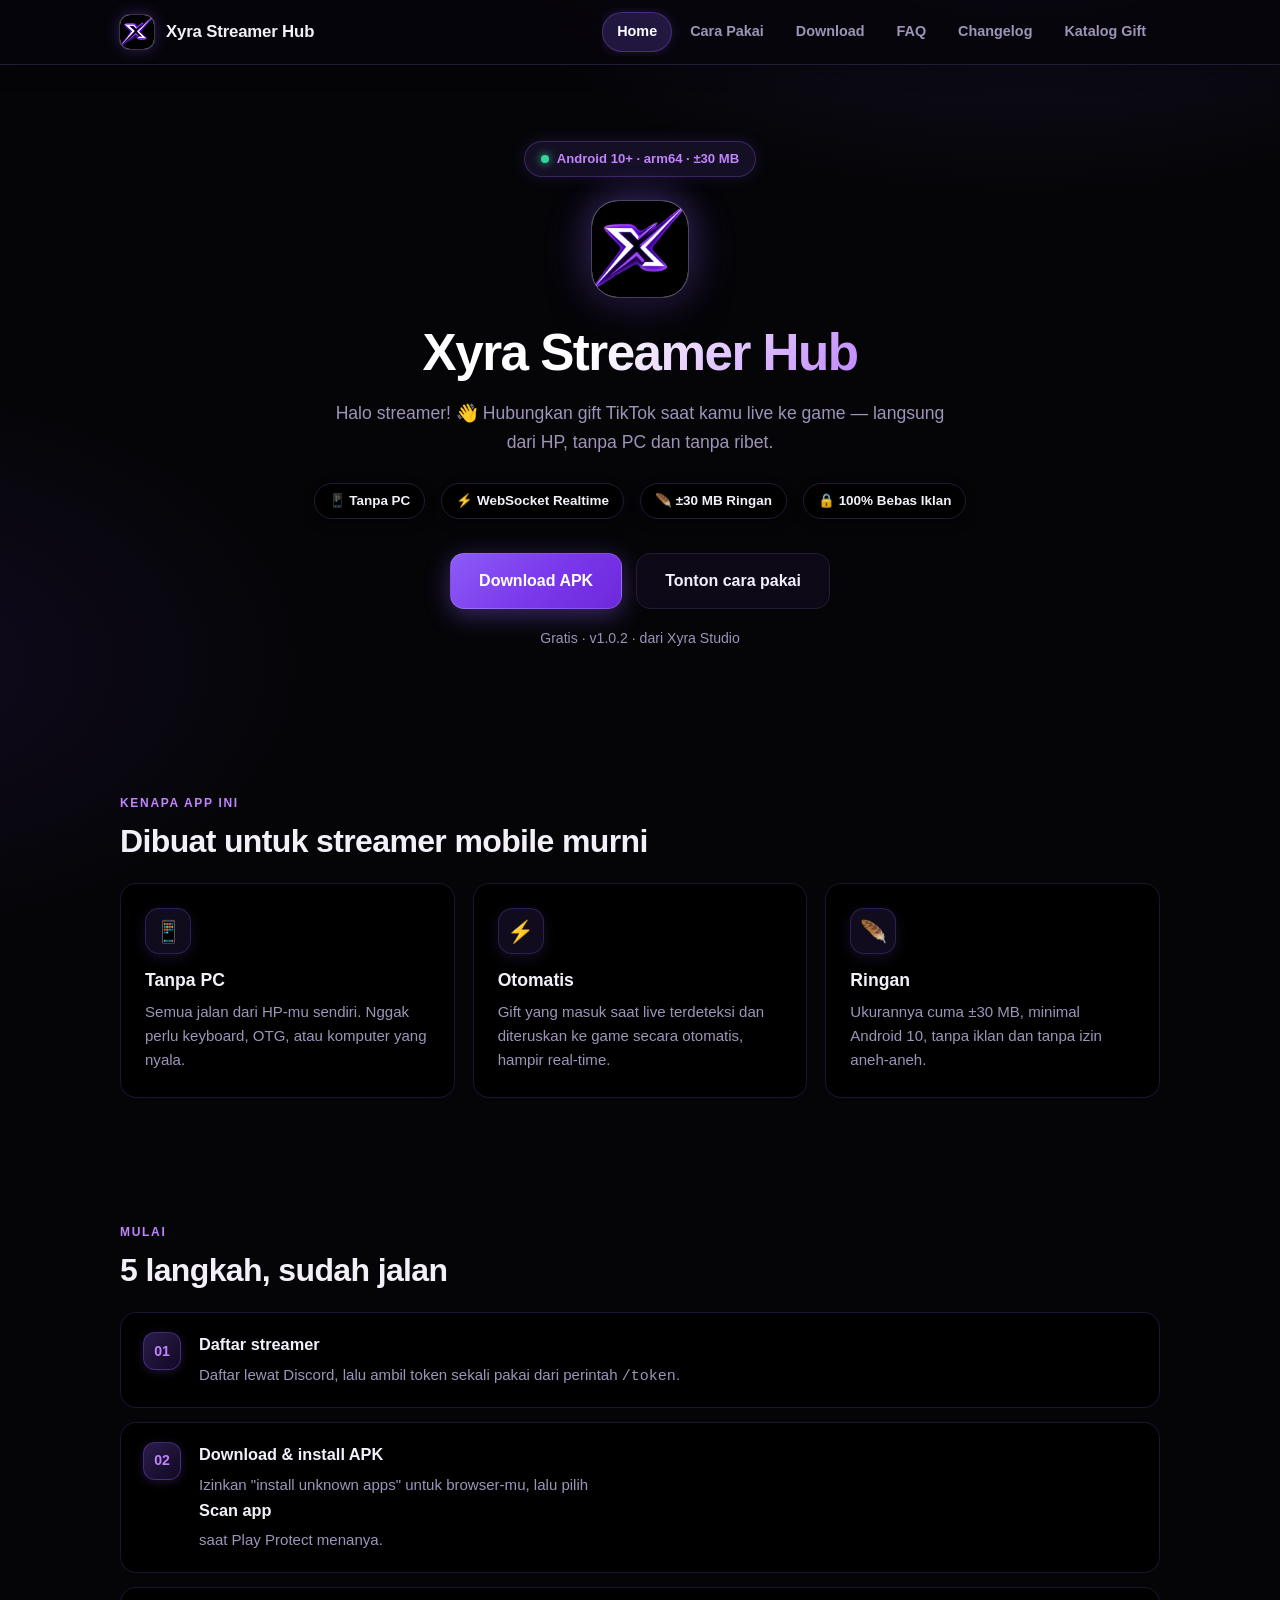
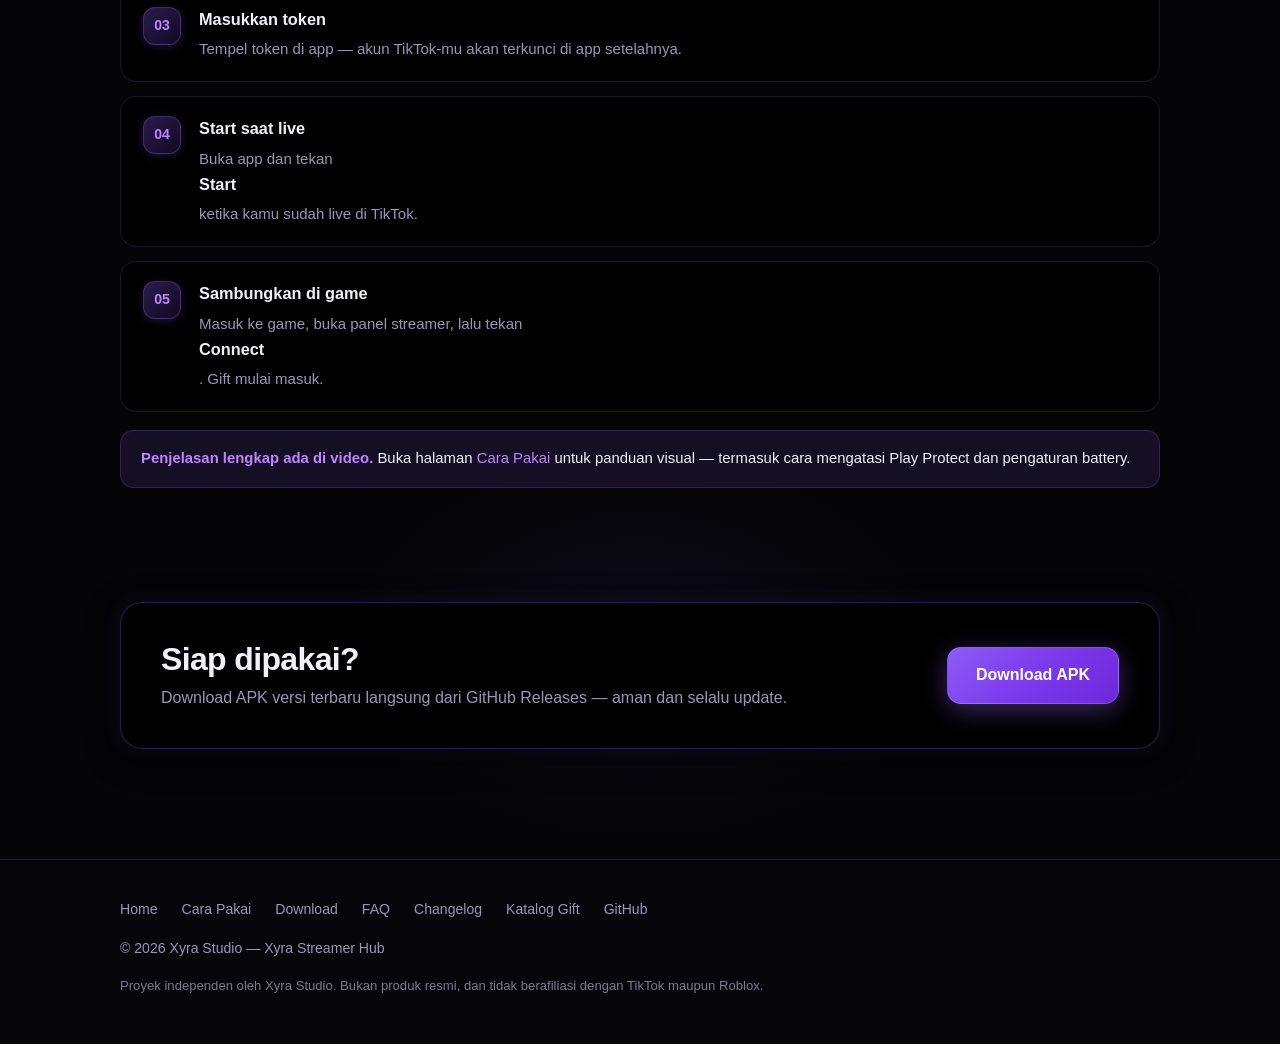
<file: docs/index.html>
<!DOCTYPE html>
<html lang="id">
<head>
  <meta charset="utf-8" />
  <meta name="viewport" content="width=device-width, initial-scale=1" />
  <title>Xyra Streamer Hub — Gift TikTok ke Game, Langsung dari HP</title>
  <meta name="description" content="Situs resmi Xyra Streamer Hub (Xyra Studio): download APK Android untuk streamer TikTok mobile, plus panduan video." />
  <link rel="icon" type="image/png" href="./assets/favicon-64.png" />
  <link rel="apple-touch-icon" href="./assets/apple-touch-icon.png" />
  <link rel="stylesheet" href="./assets/style.css?v=3" />
</head>
<body data-page="home" data-root="">

  <header class="site-header">
    <div class="container">
      <a class="brand" href="./">
        <span class="logo-tile"><img src="./assets/logo.png?v=1" alt="Logo Xyra" width="32" height="32" /></span>
        <span>Xyra Streamer Hub</span>
      </a>
      <nav class="main-nav" aria-label="Navigasi utama">
        <a href="./" aria-current="page">Home</a>
        <a href="./cara-pakai/">Cara Pakai</a>
        <a href="./download/">Download</a>
        <a href="./faq/">FAQ</a>
        <a href="./changelog/">Changelog</a>
        <a href="https://xyra-dev.github.io/gift-db/" rel="noopener" target="_blank">Katalog Gift</a>
      </nav>
    </div>
  </header>

  <main>
    <section class="hero">
      <div class="container">
        <span class="hero-badge"><span class="dot" aria-hidden="true"></span> Android 10+ · arm64 · ±30 MB</span>
        <div class="hero-logo-wrap"><span class="hero-logo"><img src="./assets/logo.png?v=1" alt="Logo Xyra Streamer Hub" width="92" height="92" /></span></div>
        <h1>Xyra Streamer Hub</h1>
        <p class="lead">
          Halo streamer! 👋 Hubungkan gift TikTok saat kamu live ke game —
          langsung dari HP, tanpa PC dan tanpa ribet.
        </p>
        <div class="hero-highlights">
          <span class="highlight-item">📱 Tanpa PC</span>
          <span class="highlight-item">⚡ WebSocket Realtime</span>
          <span class="highlight-item">🪶 ±30 MB Ringan</span>
          <span class="highlight-item">🔒 100% Bebas Iklan</span>
        </div>
        <div class="hero-actions">
          <a class="btn btn-primary btn-lg" href="./download/">Download APK</a>
          <a class="btn btn-ghost btn-lg" href="./cara-pakai/">Tonton cara pakai</a>
        </div>
        <p class="hero-meta">Gratis · v1.0.2 · dari Xyra Studio</p>
      </div>
    </section>

    <section class="section">
      <div class="container">
        <span class="eyebrow">Kenapa app ini</span>
        <h2>Dibuat untuk streamer mobile murni</h2>
        <div class="cards" style="margin-top: 22px;">
          <div class="card">
            <span class="icon" aria-hidden="true">📱</span>
            <h3>Tanpa PC</h3>
            <p>Semua jalan dari HP-mu sendiri. Nggak perlu keyboard, OTG, atau komputer yang nyala.</p>
          </div>
          <div class="card">
            <span class="icon" aria-hidden="true">⚡</span>
            <h3>Otomatis</h3>
            <p>Gift yang masuk saat live terdeteksi dan diteruskan ke game secara otomatis, hampir real-time.</p>
          </div>
          <div class="card">
            <span class="icon" aria-hidden="true">🪶</span>
            <h3>Ringan</h3>
            <p>Ukurannya cuma ±30 MB, minimal Android 10, tanpa iklan dan tanpa izin aneh-aneh.</p>
          </div>
        </div>
      </div>
    </section>

    <section class="section">
      <div class="container">
        <span class="eyebrow">Mulai</span>
        <h2>5 langkah, sudah jalan</h2>
        <ol class="steps" style="margin-top: 22px;">
          <li><div><b>Daftar streamer</b><span>Daftar lewat Discord, lalu ambil token sekali pakai dari perintah <code>/token</code>.</span></div></li>
          <li><div><b>Download &amp; install APK</b><span>Izinkan "install unknown apps" untuk browser-mu, lalu pilih <b>Scan app</b> saat Play Protect menanya.</span></div></li>
          <li><div><b>Masukkan token</b><span>Tempel token di app — akun TikTok-mu akan terkunci di app setelahnya.</span></div></li>
          <li><div><b>Start saat live</b><span>Buka app dan tekan <b>Start</b> ketika kamu sudah live di TikTok.</span></div></li>
          <li><div><b>Sambungkan di game</b><span>Masuk ke game, buka panel streamer, lalu tekan <b>Connect</b>. Gift mulai masuk.</span></div></li>
        </ol>
        <p class="note" style="margin-top: 18px;">
          <b>Penjelasan lengkap ada di video.</b> Buka halaman <a href="./cara-pakai/">Cara Pakai</a>
          untuk panduan visual — termasuk cara mengatasi Play Protect dan pengaturan battery.
        </p>
      </div>
    </section>

    <section class="section-tight">
      <div class="container">
        <div class="cta-strip">
          <div>
            <h2>Siap dipakai?</h2>
            <p>Download APK versi terbaru langsung dari GitHub Releases — aman dan selalu update.</p>
          </div>
          <a class="btn btn-primary btn-lg" href="./download/">Download APK</a>
        </div>
      </div>
    </section>
  </main>

  <footer class="site-footer">
    <div class="container">
      <div class="footer-links">
        <a href="./">Home</a>
        <a href="./cara-pakai/">Cara Pakai</a>
        <a href="./download/">Download</a>
        <a href="./faq/">FAQ</a>
        <a href="./changelog/">Changelog</a>
        <a href="https://xyra-dev.github.io/gift-db/" rel="noopener" target="_blank">Katalog Gift</a>
        <a href="https://github.com/xyra-dev/xyra-streamer-hub" rel="noopener">GitHub</a>
      </div>
      <div>© 2026 Xyra Studio — Xyra Streamer Hub</div>
      <div class="footer-disclaimer">
        Proyek independen oleh Xyra Studio. Bukan produk resmi, dan tidak berafiliasi dengan TikTok maupun Roblox.
      </div>
    </div>
  </footer>

</body>
</html>
</file>
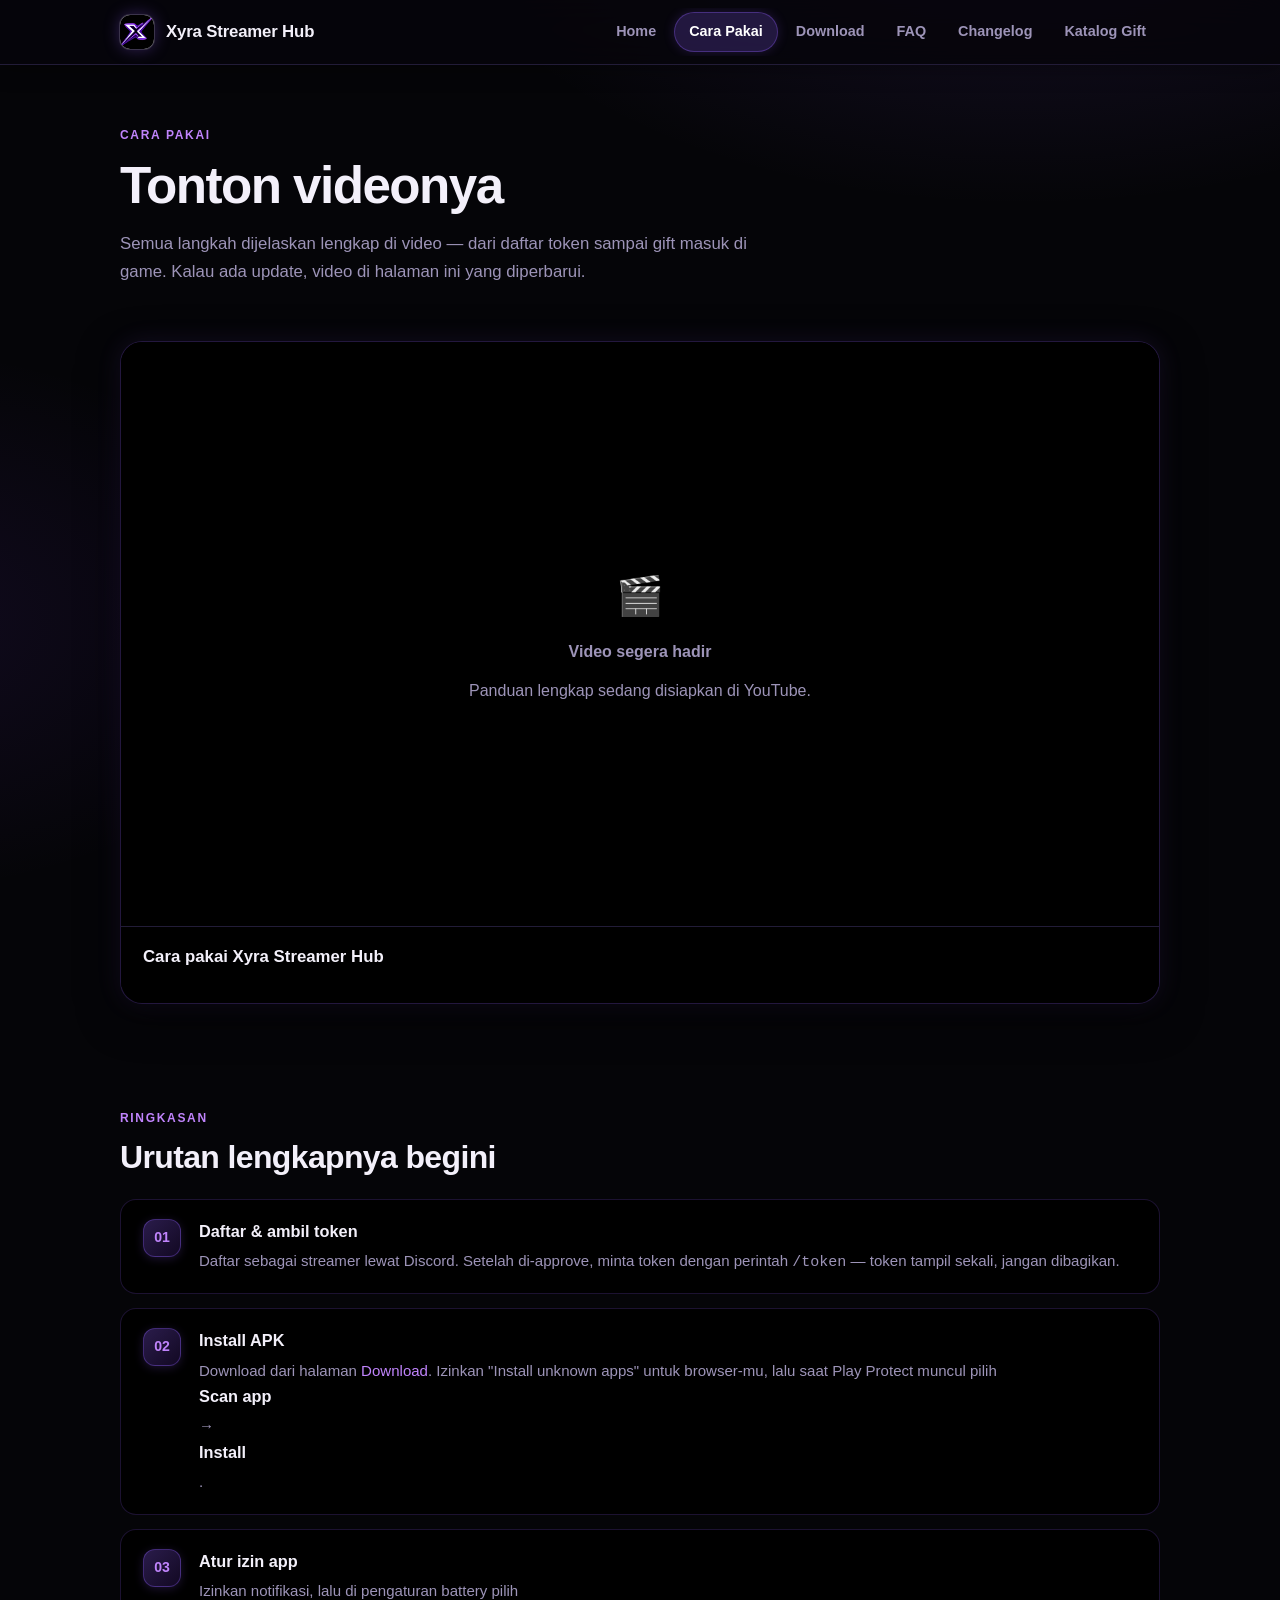
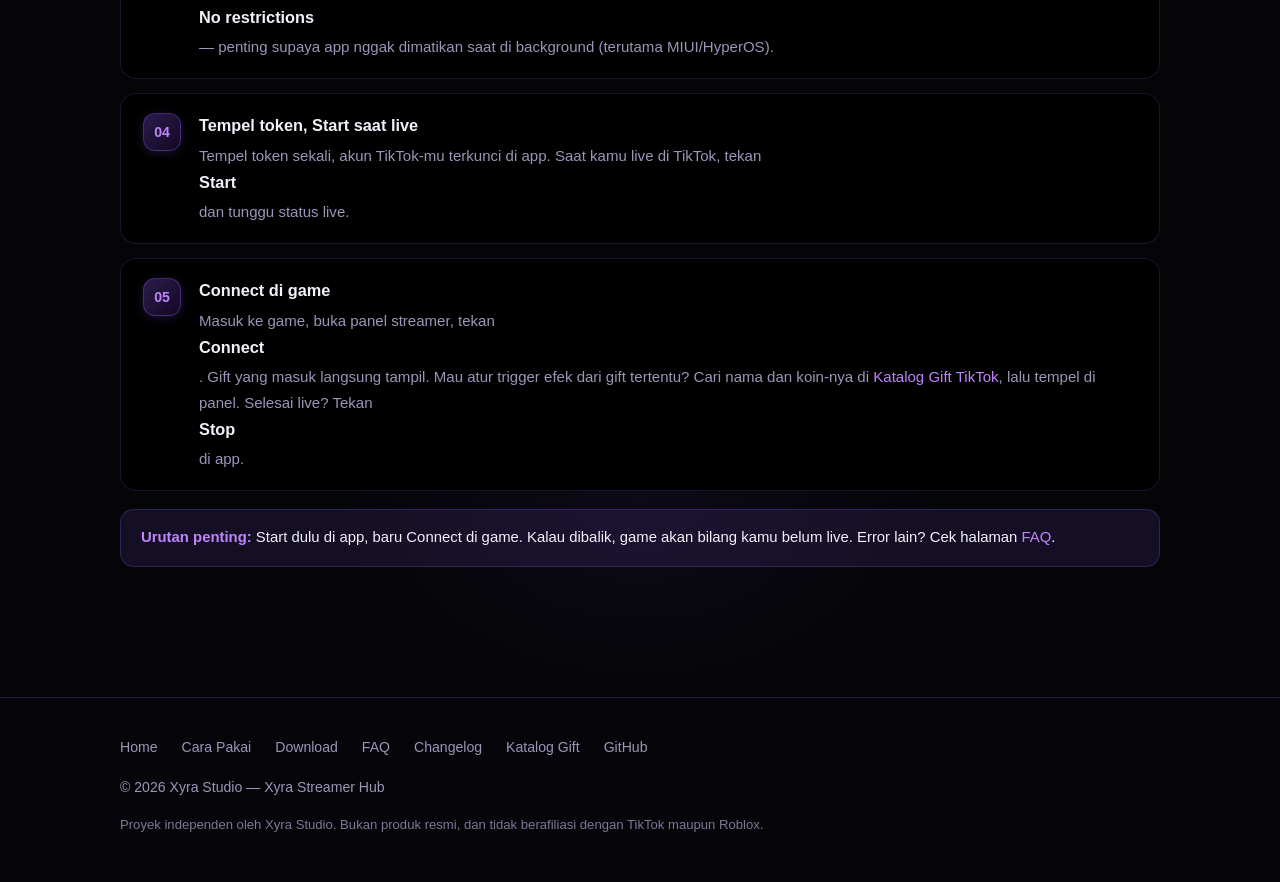
<file: docs/cara-pakai/index.html>
<!DOCTYPE html>
<html lang="id">
<head>
  <meta charset="utf-8" />
  <meta name="viewport" content="width=device-width, initial-scale=1" />
  <title>Cara Pakai — Xyra Streamer Hub</title>
  <meta name="description" content="Panduan lengkap pakai Xyra Streamer Hub dalam video: daftar token, install APK, Start saat live, sampai Connect di game." />
  <link rel="icon" type="image/png" href="../assets/favicon-64.png" />
  <link rel="apple-touch-icon" href="../assets/apple-touch-icon.png" />
  <link rel="stylesheet" href="../assets/style.css?v=3" />
</head>
<body data-page="cara-pakai" data-root="../">

  <header class="site-header">
    <div class="container">
      <a class="brand" href="../">
        <span class="logo-tile"><img src="../assets/logo.png?v=1" alt="Logo Xyra" width="32" height="32" /></span>
        <span>Xyra Streamer Hub</span>
      </a>
      <nav class="main-nav" aria-label="Navigasi utama">
        <a href="../">Home</a>
        <a href="../cara-pakai/" aria-current="page">Cara Pakai</a>
        <a href="../download/">Download</a>
        <a href="../faq/">FAQ</a>
        <a href="../changelog/">Changelog</a>
        <a href="https://xyra-dev.github.io/gift-db/" rel="noopener" target="_blank">Katalog Gift</a>
      </nav>
    </div>
  </header>

  <main>
    <section class="page-head">
      <div class="container">
        <span class="eyebrow">Cara Pakai</span>
        <h1>Tonton videonya</h1>
        <p>
          Semua langkah dijelaskan lengkap di video — dari daftar token sampai gift masuk di game.
          Kalau ada update, video di halaman ini yang diperbarui.
        </p>
      </div>
    </section>

    <section class="section-tight">
      <div class="container">
        <div class="video-shell">
          <div class="video-frame" id="video-root">
            <div class="video-empty">
              <span class="big" aria-hidden="true">🎬</span>
              <b>Memuat video…</b>
              <span>Kalau lama, coba refresh halaman.</span>
            </div>
          </div>
          <div class="video-meta">
            <span class="title" id="video-title">Cara pakai Xyra Streamer Hub</span>
            <a class="btn btn-ghost" id="video-channel" href="https://www.youtube.com" rel="noopener" hidden>Kunjungi channel</a>
          </div>
          <div id="video-chapters-head" hidden style="margin-top: 18px;">
            <b>Langsung ke bagian:</b>
          </div>
          <ul id="video-chapters" style="margin-top: 10px; padding-left: 20px; line-height: 1.9;"></ul>
        </div>

        <p class="boot-error" id="boot-error" hidden></p>

        <noscript>
          <p class="note">
            JavaScript mati, jadi video nggak bisa dimuat di sini.
            Kamu tetap bisa ikuti ringkasan langkah di bawah, atau buka video langsung di YouTube.
          </p>
        </noscript>

        <script>
          window.__xyraBoot = false;
          setTimeout(function () {
            if (window.__xyraBoot) return;
            var box = document.getElementById('boot-error');
            if (box) {
              box.hidden = false;
              box.textContent = 'Halaman lambat memuat. Coba refresh, atau buka video langsung di YouTube.';
            }
          }, 5000);
        </script>
        <script defer src="../assets/app.js?v=2"></script>
      </div>
    </section>

    <section class="section">
      <div class="container">
        <span class="eyebrow">Ringkasan</span>
        <h2>Urutan lengkapnya begini</h2>
        <ol class="steps" style="margin-top: 22px;">
          <li><div><b>Daftar &amp; ambil token</b><span>Daftar sebagai streamer lewat Discord. Setelah di-approve, minta token dengan perintah <code>/token</code> — token tampil sekali, jangan dibagikan.</span></div></li>
          <li><div><b>Install APK</b><span>Download dari halaman <a href="../download/">Download</a>. Izinkan "Install unknown apps" untuk browser-mu, lalu saat Play Protect muncul pilih <b>Scan app</b> → <b>Install</b>.</span></div></li>
          <li><div><b>Atur izin app</b><span>Izinkan notifikasi, lalu di pengaturan battery pilih <b>No restrictions</b> — penting supaya app nggak dimatikan saat di background (terutama MIUI/HyperOS).</span></div></li>
          <li><div><b>Tempel token, Start saat live</b><span>Tempel token sekali, akun TikTok-mu terkunci di app. Saat kamu live di TikTok, tekan <b>Start</b> dan tunggu status live.</span></div></li>
          <li><div><b>Connect di game</b><span>Masuk ke game, buka panel streamer, tekan <b>Connect</b>. Gift yang masuk langsung tampil. Mau atur trigger efek dari gift tertentu? Cari nama dan koin-nya di <a href="https://xyra-dev.github.io/gift-db/" rel="noopener" target="_blank">Katalog Gift TikTok</a>, lalu tempel di panel. Selesai live? Tekan <b>Stop</b> di app.</span></div></li>
        </ol>

        <div class="note" style="margin-top: 18px;">
          <b>Urutan penting:</b> Start dulu di app, baru Connect di game.
          Kalau dibalik, game akan bilang kamu belum live.
          Error lain? Cek halaman <a href="../faq/">FAQ</a>.
        </div>
      </div>
    </section>
  </main>

  <footer class="site-footer">
    <div class="container">
      <div class="footer-links">
        <a href="../">Home</a>
        <a href="../cara-pakai/">Cara Pakai</a>
        <a href="../download/">Download</a>
        <a href="../faq/">FAQ</a>
        <a href="../changelog/">Changelog</a>
        <a href="https://xyra-dev.github.io/gift-db/" rel="noopener" target="_blank">Katalog Gift</a>
        <a href="https://github.com/xyra-dev/xyra-streamer-hub" rel="noopener">GitHub</a>
      </div>
      <div>© 2026 Xyra Studio — Xyra Streamer Hub</div>
      <div class="footer-disclaimer">
        Proyek independen oleh Xyra Studio. Bukan produk resmi, dan tidak berafiliasi dengan TikTok maupun Roblox.
      </div>
    </div>
  </footer>

</body>
</html>
</file>
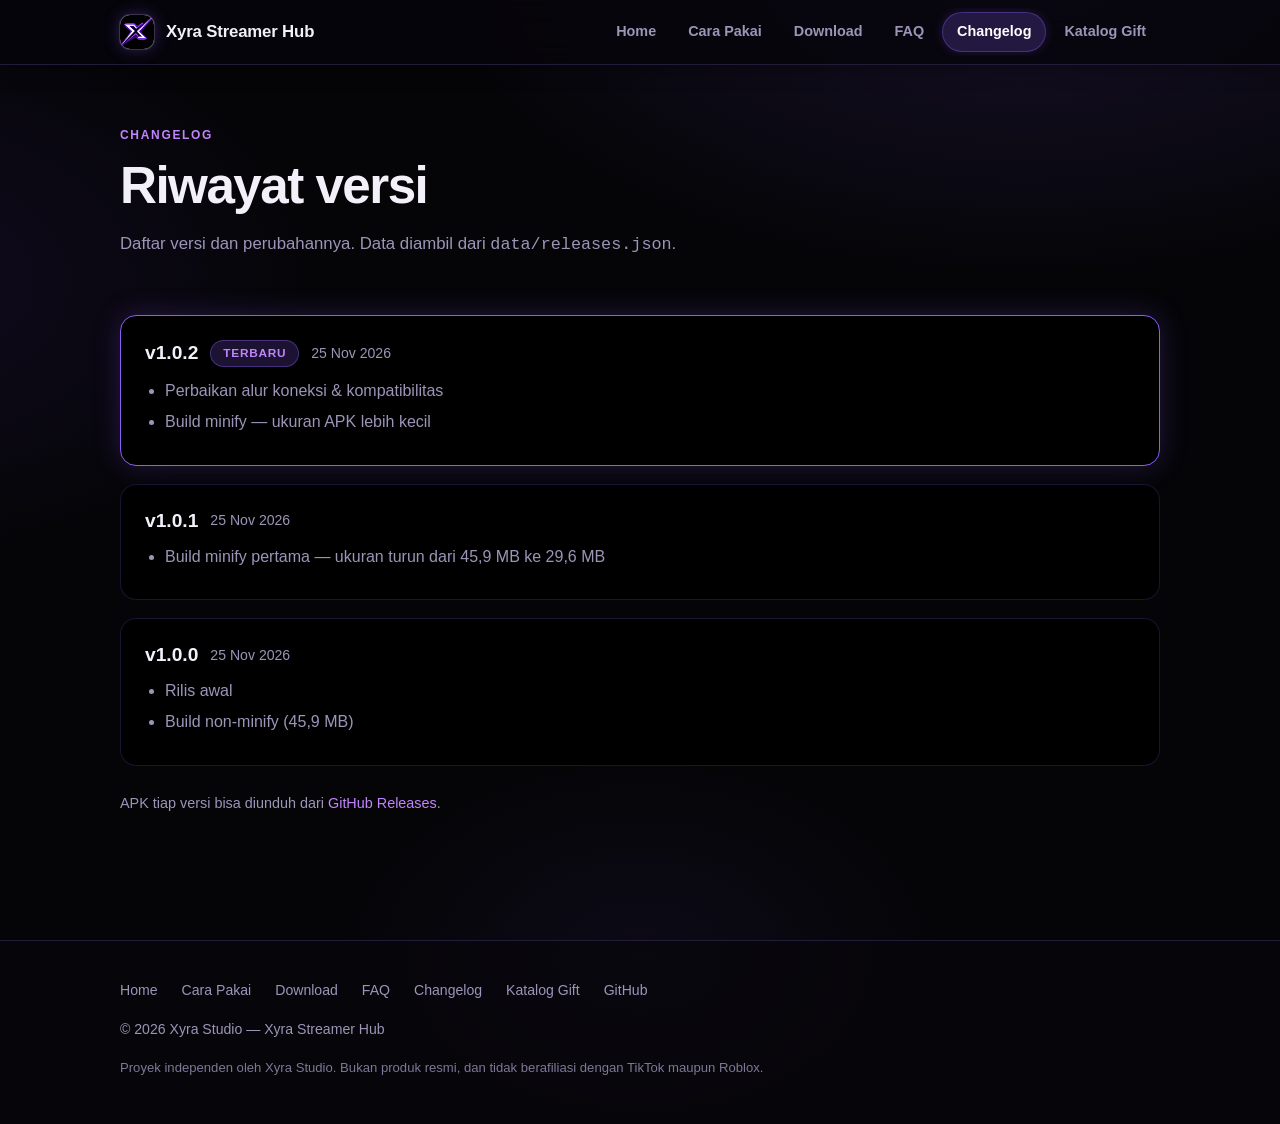
<file: docs/changelog/index.html>
<!DOCTYPE html>
<html lang="id">
<head>
  <meta charset="utf-8" />
  <meta name="viewport" content="width=device-width, initial-scale=1" />
  <title>Changelog — Xyra Streamer Hub</title>
  <meta name="description" content="Riwayat versi Xyra Streamer Hub untuk Android." />
  <link rel="icon" type="image/png" href="../assets/favicon-64.png" />
  <link rel="apple-touch-icon" href="../assets/apple-touch-icon.png" />
  <link rel="stylesheet" href="../assets/style.css?v=3" />
</head>
<body data-page="changelog" data-root="../">

  <header class="site-header">
    <div class="container">
      <a class="brand" href="../">
        <span class="logo-tile"><img src="../assets/logo.png?v=1" alt="Logo Xyra" width="32" height="32" /></span>
        <span>Xyra Streamer Hub</span>
      </a>
      <nav class="main-nav" aria-label="Navigasi utama">
        <a href="../">Home</a>
        <a href="../cara-pakai/">Cara Pakai</a>
        <a href="../download/">Download</a>
        <a href="../faq/">FAQ</a>
        <a href="../changelog/" aria-current="page">Changelog</a>
        <a href="https://xyra-dev.github.io/gift-db/" rel="noopener" target="_blank">Katalog Gift</a>
      </nav>
    </div>
  </header>

  <main>
    <section class="page-head">
      <div class="container">
        <span class="eyebrow">Changelog</span>
        <h1>Riwayat versi</h1>
        <p>Daftar versi dan perubahannya. Data diambil dari <code>data/releases.json</code>.</p>
      </div>
    </section>

    <section class="section-tight">
      <div class="container">
        <!-- Fallback statis: tampil kalau JS gagal/mati; diganti JS saat data termuat -->
        <div id="changelog-static">
          <article class="release is-latest">
            <div class="release-head">
              <h3>v1.0.2</h3>
              <span class="tag-latest">Terbaru</span>
              <span class="release-date">25 Nov 2026</span>
            </div>
            <ul>
              <li>Perbaikan alur koneksi &amp; kompatibilitas</li>
              <li>Build minify — ukuran APK lebih kecil</li>
            </ul>
          </article>
          <article class="release">
            <div class="release-head">
              <h3>v1.0.1</h3>
              <span class="release-date">25 Nov 2026</span>
            </div>
            <ul>
              <li>Build minify pertama — ukuran turun dari 45,9 MB ke 29,6 MB</li>
            </ul>
          </article>
          <article class="release">
            <div class="release-head">
              <h3>v1.0.0</h3>
              <span class="release-date">25 Nov 2026</span>
            </div>
            <ul>
              <li>Rilis awal</li>
              <li>Build non-minify (45,9 MB)</li>
            </ul>
          </article>
        </div>

        <div id="changelog-list"></div>

        <p class="boot-error" id="boot-error" hidden></p>

        <script>
          window.__xyraBoot = false;
          setTimeout(function () {
            if (window.__xyraBoot) return;
            var box = document.getElementById('boot-error');
            if (box) {
              box.hidden = false;
              box.textContent = 'Daftar versi lambat dimuat — versi statis di atas tetap tampil.';
            }
          }, 5000);
        </script>
        <script defer src="../assets/app.js?v=2"></script>

        <p style="margin-top: 26px; font-size: 0.9rem; color: var(--muted);">
          APK tiap versi bisa diunduh dari
          <a href="https://github.com/xyra-dev/xyra-streamer-hub/releases" rel="noopener">GitHub Releases</a>.
        </p>
      </div>
    </section>
  </main>

  <footer class="site-footer">
    <div class="container">
      <div class="footer-links">
        <a href="../">Home</a>
        <a href="../cara-pakai/">Cara Pakai</a>
        <a href="../download/">Download</a>
        <a href="../faq/">FAQ</a>
        <a href="../changelog/">Changelog</a>
        <a href="https://xyra-dev.github.io/gift-db/" rel="noopener" target="_blank">Katalog Gift</a>
        <a href="https://github.com/xyra-dev/xyra-streamer-hub" rel="noopener">GitHub</a>
      </div>
      <div>© 2026 Xyra Studio — Xyra Streamer Hub</div>
      <div class="footer-disclaimer">
        Proyek independen oleh Xyra Studio. Bukan produk resmi, dan tidak berafiliasi dengan TikTok maupun Roblox.
      </div>
    </div>
  </footer>

</body>
</html>
</file>
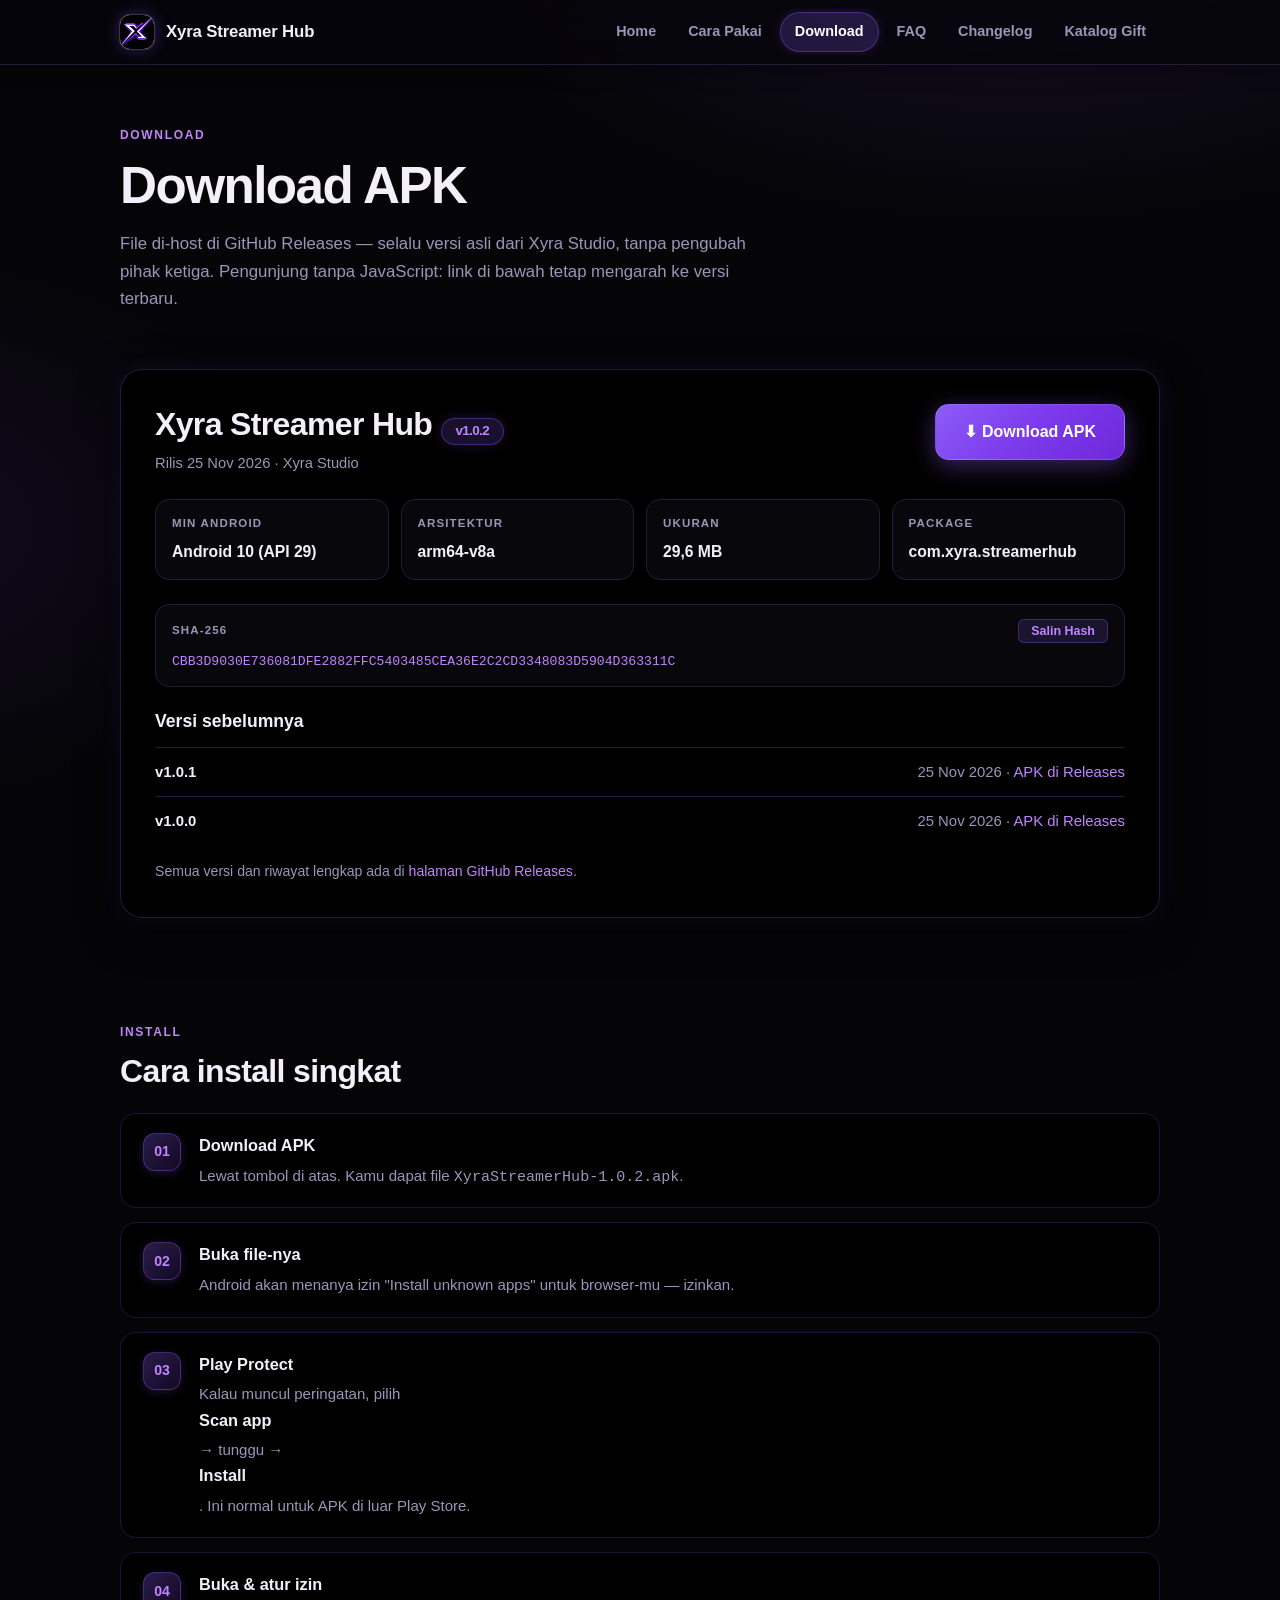
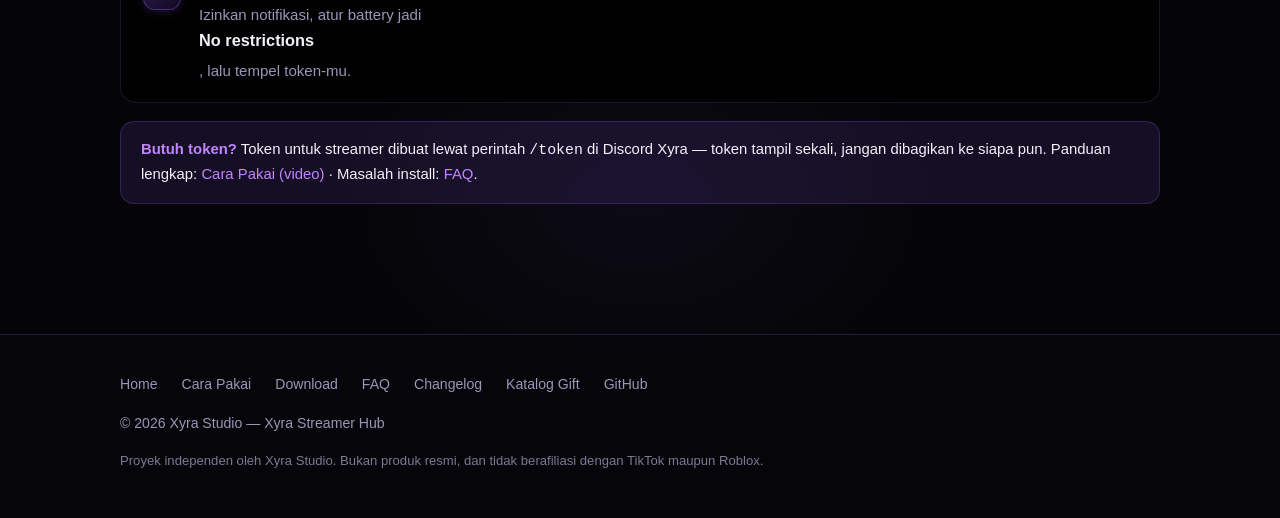
<file: docs/download/index.html>
<!DOCTYPE html>
<html lang="id">
<head>
  <meta charset="utf-8" />
  <meta name="viewport" content="width=device-width, initial-scale=1" />
  <title>Download APK — Xyra Streamer Hub</title>
  <meta name="description" content="Download Xyra Streamer Hub APK versi terbaru (Android 10+, arm64). Link langsung dari GitHub Releases." />
  <link rel="icon" type="image/png" href="../assets/favicon-64.png" />
  <link rel="apple-touch-icon" href="../assets/apple-touch-icon.png" />
  <link rel="stylesheet" href="../assets/style.css?v=3" />
</head>
<body data-page="download" data-root="../">

  <header class="site-header">
    <div class="container">
      <a class="brand" href="../">
        <span class="logo-tile"><img src="../assets/logo.png?v=1" alt="Logo Xyra" width="32" height="32" /></span>
        <span>Xyra Streamer Hub</span>
      </a>
      <nav class="main-nav" aria-label="Navigasi utama">
        <a href="../">Home</a>
        <a href="../cara-pakai/">Cara Pakai</a>
        <a href="../download/" aria-current="page">Download</a>
        <a href="../faq/">FAQ</a>
        <a href="../changelog/">Changelog</a>
        <a href="https://xyra-dev.github.io/gift-db/" rel="noopener" target="_blank">Katalog Gift</a>
      </nav>
    </div>
  </header>

  <main>
    <section class="page-head">
      <div class="container">
        <span class="eyebrow">Download</span>
        <h1>Download APK</h1>
        <p>
          File di-host di GitHub Releases — selalu versi asli dari Xyra Studio, tanpa pengubah
          pihak ketiga. Pengunjung tanpa JavaScript: link di bawah tetap mengarah ke versi terbaru.
        </p>
      </div>
    </section>

    <section class="section-tight">
      <div class="container">
        <div class="download-card">
          <div class="download-head">
            <div>
              <h2 style="margin-bottom: 6px;">Xyra Streamer Hub <span class="version-pill" id="dl-version">v1.0.2</span></h2>
              <p style="margin: 0; color: var(--muted); font-size: 0.92rem;">
                Rilis <span id="dl-date">25 Nov 2026</span> · Xyra Studio
              </p>
            </div>
            <a class="btn btn-primary btn-lg" id="dl-btn"
               href="https://github.com/xyra-dev/xyra-streamer-hub/releases/latest/download/XyraStreamerHub-1.0.2.apk">
              ⬇ Download APK
            </a>
          </div>

          <dl class="specs">
            <div class="spec"><dt>Min Android</dt><dd id="dl-min">Android 10 (API 29)</dd></div>
            <div class="spec"><dt>Arsitektur</dt><dd id="dl-arch">arm64-v8a</dd></div>
            <div class="spec"><dt>Ukuran</dt><dd id="dl-size">29,6 MB</dd></div>
            <div class="spec"><dt>Package</dt><dd>com.xyra.streamerhub</dd></div>
          </dl>

          <div class="sha-box">
            <div class="sha-head">
              <span class="label">SHA-256</span>
              <button type="button" class="btn-copy-sha" id="copy-sha-btn">Salin Hash</button>
            </div>
            <code id="dl-sha">CBB3D9030E736081DFE2882FFC5403485CEA36E2C2CD3348083D5904D363311C</code>
          </div>

          <h3>Versi sebelumnya</h3>
          <ul class="old-list" id="dl-old">
            <li><span class="ver">v1.0.1</span><span class="date">25 Nov 2026 · <a href="https://github.com/xyra-dev/xyra-streamer-hub/releases" rel="noopener">APK di Releases</a></span></li>
            <li><span class="ver">v1.0.0</span><span class="date">25 Nov 2026 · <a href="https://github.com/xyra-dev/xyra-streamer-hub/releases" rel="noopener">APK di Releases</a></span></li>
          </ul>
          <p style="margin: 14px 0 0; font-size: 0.88rem; color: var(--muted);">
            Semua versi dan riwayat lengkap ada di
            <a href="https://github.com/xyra-dev/xyra-streamer-hub/releases" rel="noopener">halaman GitHub Releases</a>.
          </p>
        </div>

        <p class="boot-error" id="boot-error" hidden></p>

        <script>
          window.__xyraBoot = false;
          setTimeout(function () {
            if (window.__xyraBoot) return;
            var box = document.getElementById('boot-error');
            if (box) {
              box.hidden = false;
              box.textContent = 'Info versi lambat dimuat — link download di atas tetap berlaku.';
            }
          }, 5000);
        </script>
        <script defer src="../assets/app.js?v=2"></script>
      </div>
    </section>

    <section class="section">
      <div class="container">
        <span class="eyebrow">Install</span>
        <h2>Cara install singkat</h2>
        <ol class="steps" style="margin-top: 22px;">
          <li><div><b>Download APK</b><span>Lewat tombol di atas. Kamu dapat file <code>XyraStreamerHub-1.0.2.apk</code>.</span></div></li>
          <li><div><b>Buka file-nya</b><span>Android akan menanya izin "Install unknown apps" untuk browser-mu — izinkan.</span></div></li>
          <li><div><b>Play Protect</b><span>Kalau muncul peringatan, pilih <b>Scan app</b> → tunggu → <b>Install</b>. Ini normal untuk APK di luar Play Store.</span></div></li>
          <li><div><b>Buka &amp; atur izin</b><span>Izinkan notifikasi, atur battery jadi <b>No restrictions</b>, lalu tempel token-mu.</span></div></li>
        </ol>

        <div class="note" style="margin-top: 18px;">
          <b>Butuh token?</b> Token untuk streamer dibuat lewat perintah <code>/token</code> di Discord
          Xyra — token tampil sekali, jangan dibagikan ke siapa pun.
          Panduan lengkap: <a href="../cara-pakai/">Cara Pakai (video)</a> ·
          Masalah install: <a href="../faq/">FAQ</a>.
        </div>
      </div>
    </section>
  </main>

  <footer class="site-footer">
    <div class="container">
      <div class="footer-links">
        <a href="../">Home</a>
        <a href="../cara-pakai/">Cara Pakai</a>
        <a href="../download/">Download</a>
        <a href="../faq/">FAQ</a>
        <a href="../changelog/">Changelog</a>
        <a href="https://xyra-dev.github.io/gift-db/" rel="noopener" target="_blank">Katalog Gift</a>
        <a href="https://github.com/xyra-dev/xyra-streamer-hub" rel="noopener">GitHub</a>
      </div>
      <div>© 2026 Xyra Studio — Xyra Streamer Hub</div>
      <div class="footer-disclaimer">
        Proyek independen oleh Xyra Studio. Bukan produk resmi, dan tidak berafiliasi dengan TikTok maupun Roblox.
      </div>
    </div>
  </footer>

</body>
</html>
</file>
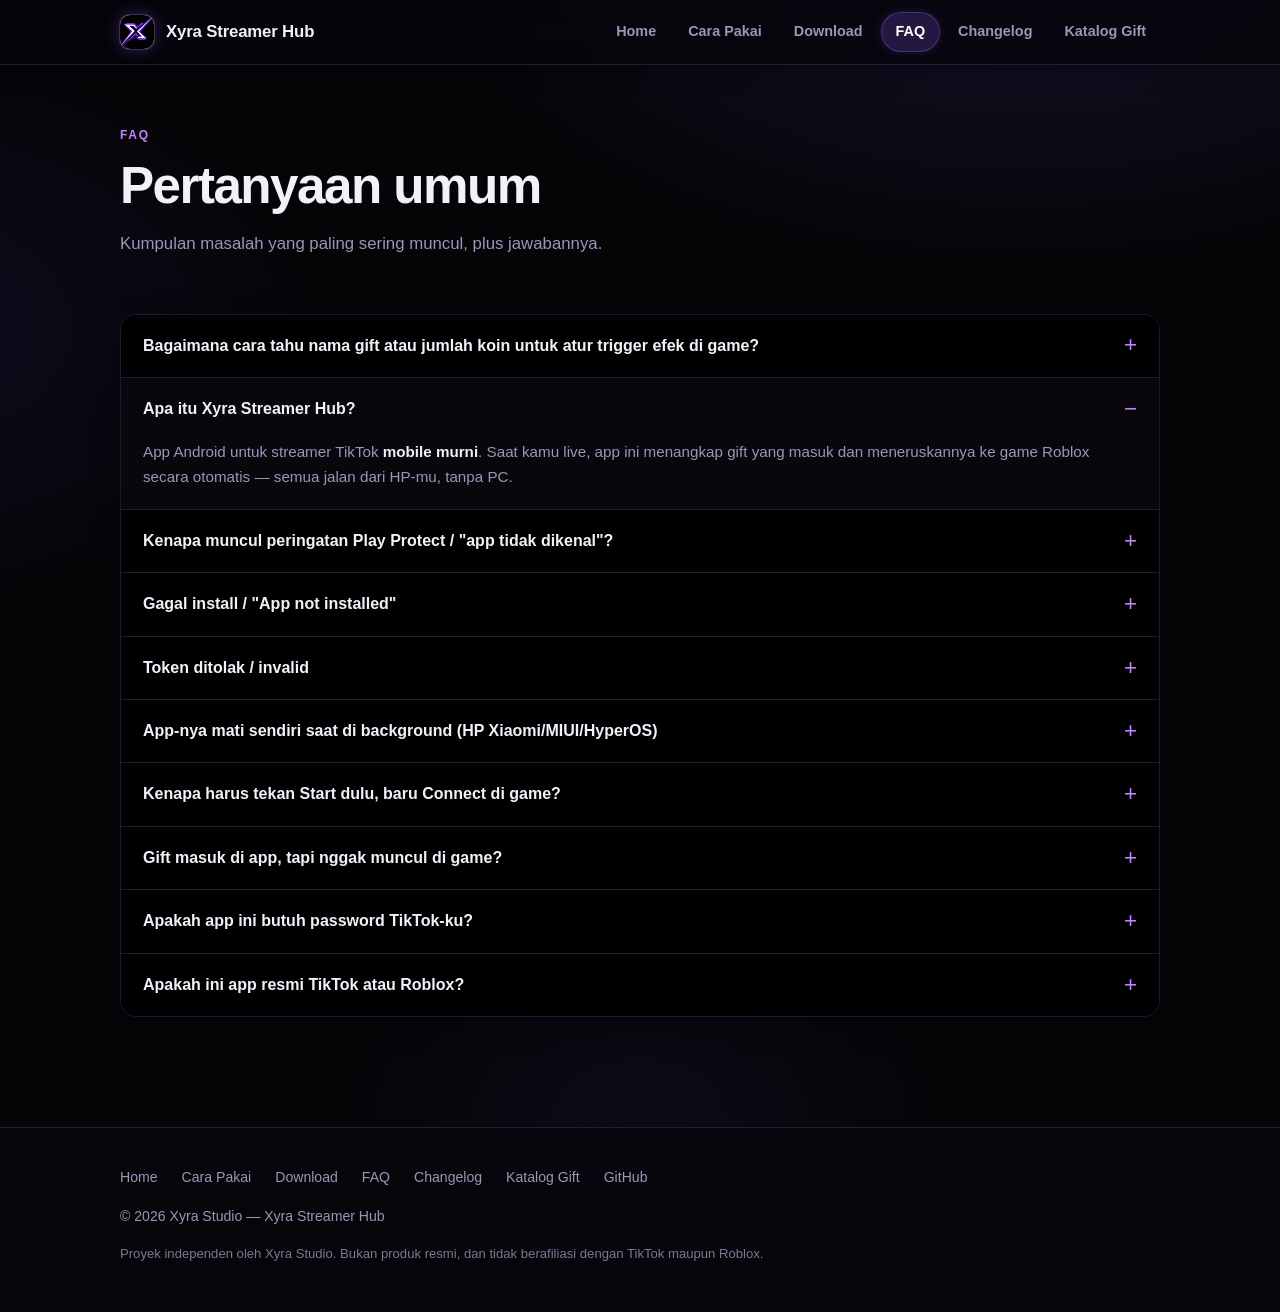
<file: docs/faq/index.html>
<!DOCTYPE html>
<html lang="id">
<head>
  <meta charset="utf-8" />
  <meta name="viewport" content="width=device-width, initial-scale=1" />
  <title>FAQ — Xyra Streamer Hub</title>
  <meta name="description" content="Pertanyaan umum Xyra Streamer Hub: Play Protect, gagal install, token ditolak, app mati di background, dan keamanan." />
  <link rel="icon" type="image/png" href="../assets/favicon-64.png" />
  <link rel="apple-touch-icon" href="../assets/apple-touch-icon.png" />
  <link rel="stylesheet" href="../assets/style.css?v=3" />
</head>
<body data-page="faq" data-root="../">

  <header class="site-header">
    <div class="container">
      <a class="brand" href="../">
        <span class="logo-tile"><img src="../assets/logo.png?v=1" alt="Logo Xyra" width="32" height="32" /></span>
        <span>Xyra Streamer Hub</span>
      </a>
      <nav class="main-nav" aria-label="Navigasi utama">
        <a href="../">Home</a>
        <a href="../cara-pakai/">Cara Pakai</a>
        <a href="../download/">Download</a>
        <a href="../faq/" aria-current="page">FAQ</a>
        <a href="../changelog/">Changelog</a>
        <a href="https://xyra-dev.github.io/gift-db/" rel="noopener" target="_blank">Katalog Gift</a>
      </nav>
    </div>
  </header>

  <main>
    <section class="page-head">
      <div class="container">
        <span class="eyebrow">FAQ</span>
        <h1>Pertanyaan umum</h1>
        <p>Kumpulan masalah yang paling sering muncul, plus jawabannya.</p>
      </div>
    </section>

    <section class="section-tight">
      <div class="container">
        <div class="faq">
          <details>
            <summary>Bagaimana cara tahu nama gift atau jumlah koin untuk atur trigger efek di game?</summary>
            <div class="answer">
              Di panel streamer dalam game, kamu bisa atur efek apa yang jalan saat gift tertentu masuk.
              Buka <a href="https://xyra-dev.github.io/gift-db/" rel="noopener" target="_blank">Katalog Gift TikTok</a>
              — cari nama gift, lihat jumlah koinnya, lalu tempel nama atau angka koin itu di panel streamer.
              Nama gift di panel pakai huruf kecil bahasa Inggris, persis seperti yang tampil di katalog.
            </div>
          </details>

          <details open>
            <summary>Apa itu Xyra Streamer Hub?</summary>
            <div class="answer">
              App Android untuk streamer TikTok <b>mobile murni</b>. Saat kamu live, app ini menangkap
              gift yang masuk dan meneruskannya ke game Roblox secara otomatis — semua jalan dari HP-mu,
              tanpa PC.
            </div>
          </details>

          <details>
            <summary>Kenapa muncul peringatan Play Protect / "app tidak dikenal"?</summary>
            <div class="answer">
              Karena APK-nya diinstall <b>di luar Play Store</b>, Android selalu menampilkan peringatan itu
              untuk app apa pun. Tekan <b>Scan app</b> → tunggu sebentar → <b>Install</b>.
              APK resmi hanya dibagikan lewat halaman <a href="../download/">Download</a> ini (GitHub Releases
              resmi Xyra Studio) — jangan pernah install APK dari sumber lain.
            </div>
          </details>

          <details>
            <summary>Gagal install / "App not installed"</summary>
            <div class="answer">
              Cek dua hal: HP-mu harus <b>arm64-v8a</b> dan <b>Android 10 ke atas</b>.
              Kalau tetap gagal, hapus dulu versi lama yang terinstall, pastikan file APK-nya selesai
              ter-download penuh (±29,6 MB), lalu install ulang. Masih gagal? Coba download ulang dari
              <a href="../download/">halaman Download</a>.
            </div>
          </details>

          <details>
            <summary>Token ditolak / invalid</summary>
            <div class="answer">
              Token hanya <b>tampil sekali</b> saat dibuat lewat perintah <code>/token</code> di Discord.
              Kalau hilang atau ditolak, minta token baru lewat <code>/token</code> — token lama otomatis
              mati begitu yang baru dibuat. Pastikan tidak ada spasi di awal/akhir saat menempelkannya.
            </div>
          </details>

          <details>
            <summary>App-nya mati sendiri saat di background (HP Xiaomi/MIUI/HyperOS)</summary>
            <div class="answer">
              MIUI dan HyperOS agresif mematikan app di background. Solusinya:
              (1) Pengaturan battery app → pilih <b>No restrictions</b>,
              (2) aktifkan <b>Autostart</b>,
              (3) buka layar recent apps lalu <b>kunci</b> app-nya (klik ikon gembok atau tarik ke bawah).
              Ini langkah wajib di langkah ke-3 panduan <a href="../cara-pakai/">Cara Pakai</a>.
            </div>
          </details>

          <details>
            <summary>Kenapa harus tekan Start dulu, baru Connect di game?</summary>
            <div class="answer">
              Saat kamu tekan <b>Connect</b>, game mengecek ke server: "apakah app streamer ini sedang Start?"
              Kalau app belum Start, jawabannya <b>belum live</b> dan kamu nggak bisa tersambung.
              Jadi urutannya selalu: <b>Start di app → Connect di game</b>.
            </div>
          </details>

          <details>
            <summary>Gift masuk di app, tapi nggak muncul di game?</summary>
            <div class="answer">
              Kemungkinan game belum Connect saat gift datang — gift yang masuk <b>sebelum</b> game
              tersambung tidak diantrekan. Pastikan status di game sudah <b>live/tersambung</b>,
              lalu minta penonton kirim gift lagi. Cek juga app masih <b>Start</b> (bukan Stop/Idle)
              dan HP nggak mematikan app-nya di background.
            </div>
          </details>

          <details>
            <summary>Apakah app ini butuh password TikTok-ku?</summary>
            <div class="answer">
              <b>Tidak.</b> App tidak pernah minta password TikTok. Yang dipakai adalah <b>token khusus
              per streamer</b> yang dibuat admin lewat Discord — token itu bisa dicabut kapan saja, dan
              hanya mengizinkan app membaca event gift dari akunmu saat live.
            </div>
          </details>

          <details>
            <summary>Apakah ini app resmi TikTok atau Roblox?</summary>
            <div class="answer">
              <b>Bukan.</b> Xyra Streamer Hub adalah proyek independen oleh Xyra Studio dan tidak berafiliasi,
              didukung, maupun disetujui oleh TikTok atau Roblox. Gunakan sesuai aturan platform masing-masing.
            </div>
          </details>
        </div>
      </div>
    </section>
  </main>

  <footer class="site-footer">
    <div class="container">
      <div class="footer-links">
        <a href="../">Home</a>
        <a href="../cara-pakai/">Cara Pakai</a>
        <a href="../download/">Download</a>
        <a href="../faq/">FAQ</a>
        <a href="../changelog/">Changelog</a>
        <a href="https://xyra-dev.github.io/gift-db/" rel="noopener" target="_blank">Katalog Gift</a>
        <a href="https://github.com/xyra-dev/xyra-streamer-hub" rel="noopener">GitHub</a>
      </div>
      <div>© 2026 Xyra Studio — Xyra Streamer Hub</div>
      <div class="footer-disclaimer">
        Proyek independen oleh Xyra Studio. Bukan produk resmi, dan tidak berafiliasi dengan TikTok maupun Roblox.
      </div>
    </div>
  </footer>

</body>
</html>
</file>
<file: docs/assets/style.css>
/* Xyra Streamer Hub — tema gelap aksen ungu (Xyra Studio)
   Sistem Desain Glassmorphism & Electric Purple Glow */

:root {
  --bg: #050508;
  --bg-soft: #08080c;
  --card: #000000;
  --card-hover: #0a0a0f;
  --line: #221c38;
  --line-bright: rgba(139, 92, 246, 0.35);
  --text: #f3f0fa;
  --muted: #9d94b8;
  --accent: #8b5cf6;
  --accent-2: #c084fc;
  --accent-soft: rgba(139, 92, 246, 0.15);
  --glow: rgba(139, 92, 246, 0.35);
  --glow-strong: rgba(139, 92, 246, 0.6);
  --ok: #34d399;
  --warn: #fbbf24;
  --radius: 16px;
  --radius-lg: 22px;
}

* { box-sizing: border-box; }

html { scroll-behavior: smooth; }

body {
  margin: 0;
  min-height: 100vh;
  background:
    radial-gradient(1000px 550px at 80% -5%, rgba(139, 92, 246, 0.15), transparent 60%),
    radial-gradient(800px 500px at -10% 25%, rgba(124, 58, 237, 0.1), transparent 55%),
    radial-gradient(600px 400px at 50% 85%, rgba(139, 92, 246, 0.06), transparent 50%),
    var(--bg);
  color: var(--text);
  font-family: -apple-system, BlinkMacSystemFont, "Segoe UI", Roboto, "Helvetica Neue", Arial, sans-serif;
  font-size: 16px;
  line-height: 1.65;
  -webkit-text-size-adjust: 100%;
  -webkit-font-smoothing: antialiased;
}

img { max-width: 100%; }

a { color: var(--accent-2); text-decoration: none; }
a:hover { text-decoration: underline; }

:focus-visible {
  outline: 2px solid var(--accent);
  outline-offset: 2px;
  border-radius: 6px;
}

.container {
  width: 100%;
  max-width: 1080px;
  margin: 0 auto;
  padding: 0 20px;
}

/* ---------- header ---------- */

.site-header {
  position: sticky;
  top: 0;
  z-index: 50;
  background: rgba(7, 5, 11, 0.85);
  backdrop-filter: blur(16px);
  -webkit-backdrop-filter: blur(16px);
  border-bottom: 1px solid var(--line);
  box-shadow: 0 4px 20px rgba(0, 0, 0, 0.35);
}

.site-header .container {
  display: flex;
  align-items: center;
  justify-content: space-between;
  gap: 16px;
  min-height: 64px;
  padding-top: 8px;
  padding-bottom: 8px;
}

.brand {
  display: inline-flex;
  align-items: center;
  gap: 12px;
  color: var(--text);
  font-weight: 700;
  font-size: 1.05rem;
  letter-spacing: -0.01em;
  flex: 0 0 auto;
}

.brand:hover { text-decoration: none; }

.logo-tile {
  display: inline-block;
  width: 34px;
  height: 34px;
  border-radius: 10px;
  overflow: hidden;
  background: #fff;
  box-shadow: 0 0 0 1px rgba(255, 255, 255, 0.15), 0 0 16px var(--glow);
  flex: 0 0 auto;
  transition: transform 0.2s, box-shadow 0.2s;
}

.brand:hover .logo-tile {
  transform: scale(1.05);
  box-shadow: 0 0 0 1px var(--accent-2), 0 0 22px var(--glow-strong);
}

.logo-tile img {
  display: block;
  width: 100%;
  height: 100%;
  object-fit: cover;
}

.main-nav {
  display: flex;
  align-items: center;
  gap: 4px;
  overflow-x: auto;
  scrollbar-width: none;
  -webkit-overflow-scrolling: touch;
  padding: 4px 0;
  max-width: 100%;
}

.main-nav::-webkit-scrollbar { display: none; }

.main-nav a {
  color: var(--muted);
  font-size: 0.9rem;
  font-weight: 600;
  padding: 7px 14px;
  border-radius: 999px;
  white-space: nowrap;
  transition: color 0.15s, background 0.15s;
}

.main-nav a:hover {
  color: var(--text);
  background: rgba(139, 92, 246, 0.1);
  text-decoration: none;
}

.main-nav a[aria-current="page"] {
  color: #fff;
  background: rgba(139, 92, 246, 0.22);
  border: 1px solid rgba(139, 92, 246, 0.35);
  box-shadow: 0 0 12px rgba(139, 92, 246, 0.2);
}

/* ---------- buttons ---------- */

.btn {
  display: inline-flex;
  align-items: center;
  justify-content: center;
  gap: 8px;
  padding: 12px 22px;
  border-radius: 12px;
  border: 1px solid transparent;
  font: inherit;
  font-weight: 700;
  font-size: 0.95rem;
  cursor: pointer;
  text-decoration: none;
  transition: background 0.18s, border-color 0.18s, transform 0.18s, box-shadow 0.18s;
}

.btn:hover { text-decoration: none; }

.btn-primary {
  background: linear-gradient(135deg, #8b5cf6 0%, #7c3aed 50%, #6d28d9 100%);
  color: #fff;
  box-shadow: 0 6px 24px rgba(139, 92, 246, 0.4);
  border: 1px solid rgba(255, 255, 255, 0.15);
  position: relative;
  overflow: hidden;
}

.btn-primary:hover {
  transform: translateY(-2px);
  box-shadow: 0 10px 32px rgba(139, 92, 246, 0.55);
  border-color: rgba(255, 255, 255, 0.25);
}

.btn-ghost {
  border: 1px solid var(--line);
  color: var(--text);
  background: rgba(20, 13, 34, 0.6);
  backdrop-filter: blur(8px);
}

.btn-ghost:hover {
  border-color: var(--accent-2);
  color: #fff;
  background: rgba(139, 92, 246, 0.12);
  transform: translateY(-2px);
}

.btn-lg { padding: 14px 28px; font-size: 1rem; border-radius: 14px; }

/* ---------- sections ---------- */

.section { padding: 60px 0; }

.section-tight { padding: 40px 0; }

.eyebrow {
  display: inline-block;
  color: var(--accent-2);
  font-size: 0.75rem;
  font-weight: 700;
  letter-spacing: 0.14em;
  text-transform: uppercase;
  margin-bottom: 8px;
}

h1, h2, h3 { line-height: 1.25; margin: 0 0 12px; }

h1 {
  font-size: clamp(2.1rem, 5vw, 3.2rem);
  letter-spacing: -0.03em;
}

h2 {
  font-size: clamp(1.5rem, 3.2vw, 2rem);
  letter-spacing: -0.02em;
}

h3 { font-size: 1.1rem; }

.lead {
  color: var(--muted);
  font-size: 1.1rem;
  max-width: 640px;
}

/* ---------- hero ---------- */

.hero {
  padding: 76px 0 64px;
  text-align: center;
  position: relative;
}

.hero .container {
  display: flex;
  flex-direction: column;
  align-items: center;
}

.hero-badge {
  display: inline-flex;
  align-items: center;
  gap: 8px;
  padding: 6px 16px;
  border-radius: 999px;
  border: 1px solid rgba(139, 92, 246, 0.3);
  background: rgba(139, 92, 246, 0.12);
  color: var(--accent-2);
  font-size: 0.82rem;
  font-weight: 600;
  margin-bottom: 24px;
  box-shadow: 0 0 16px rgba(139, 92, 246, 0.15);
}

.hero-badge .dot {
  width: 8px;
  height: 8px;
  border-radius: 50%;
  background: var(--ok);
  box-shadow: 0 0 8px var(--ok);
}

.hero-logo-wrap {
  position: relative;
  margin-bottom: 24px;
  display: inline-flex;
  align-items: center;
  justify-content: center;
}

.hero-logo-wrap::before {
  content: "";
  position: absolute;
  width: 140px;
  height: 140px;
  border-radius: 50%;
  background: radial-gradient(circle, var(--accent) 0%, transparent 70%);
  opacity: 0.5;
  filter: blur(24px);
  z-index: 0;
  animation: pulseGlow 4s ease-in-out infinite alternate;
}

@keyframes pulseGlow {
  0% { transform: scale(0.9); opacity: 0.4; }
  100% { transform: scale(1.15); opacity: 0.7; }
}

.hero-logo {
  position: relative;
  z-index: 1;
  display: inline-block;
  width: 96px;
  height: 96px;
  border-radius: 26px;
  overflow: hidden;
  background: #fff;
  box-shadow: 0 0 0 1px rgba(255, 255, 255, 0.2), 0 12px 40px rgba(0, 0, 0, 0.6), 0 0 32px var(--glow);
  transition: transform 0.3s cubic-bezier(0.34, 1.56, 0.64, 1), box-shadow 0.3s;
}

.hero-logo:hover {
  transform: translateY(-3px) scale(1.03);
  box-shadow: 0 0 0 1px var(--accent-2), 0 16px 48px rgba(0, 0, 0, 0.7), 0 0 45px var(--glow-strong);
}

.hero-logo img { display: block; width: 100%; height: 100%; object-fit: cover; }

.hero h1 {
  background: linear-gradient(135deg, #ffffff 40%, #c084fc 100%);
  -webkit-background-clip: text;
  background-clip: text;
  color: transparent;
  margin: 0 0 14px;
}

.hero .lead {
  margin: 0 auto;
}

.hero-highlights {
  display: flex;
  flex-wrap: wrap;
  justify-content: center;
  gap: 10px 16px;
  margin: 26px 0 8px;
}

.highlight-item {
  display: inline-flex;
  align-items: center;
  gap: 6px;
  font-size: 0.84rem;
  font-weight: 600;
  color: var(--text);
  background: #000000;
  border: 1px solid var(--line);
  padding: 6px 14px;
  border-radius: 999px;
  box-shadow: 0 4px 12px rgba(0, 0, 0, 0.4);
}

.hero-actions {
  display: flex;
  flex-wrap: wrap;
  justify-content: center;
  gap: 14px;
  margin-top: 26px;
}

.hero-meta {
  margin-top: 18px;
  color: var(--muted);
  font-size: 0.88rem;
}

/* ---------- cards ---------- */

.cards {
  display: grid;
  grid-template-columns: repeat(3, 1fr);
  gap: 18px;
}

.card {
  background: #000000;
  border: 1px solid rgba(139, 92, 246, 0.2);
  border-radius: var(--radius);
  padding: 24px;
  transition: transform 0.25s cubic-bezier(0.34, 1.56, 0.64, 1), border-color 0.25s, box-shadow 0.25s, background 0.25s;
}

.card:hover {
  transform: translateY(-4px);
  background: #08080c;
  border-color: rgba(139, 92, 246, 0.45);
  box-shadow: 0 12px 30px rgba(0, 0, 0, 0.6), 0 0 20px rgba(139, 92, 246, 0.15);
}

.card .icon {
  display: inline-flex;
  align-items: center;
  justify-content: center;
  width: 46px;
  height: 46px;
  border-radius: 14px;
  background: rgba(139, 92, 246, 0.12);
  border: 1px solid rgba(139, 92, 246, 0.25);
  color: var(--accent-2);
  font-size: 1.35rem;
  margin-bottom: 16px;
  box-shadow: 0 4px 14px rgba(139, 92, 246, 0.15);
}

.card p { color: var(--muted); margin: 0; font-size: 0.94rem; line-height: 1.6; }

.card h3 { margin-bottom: 8px; color: var(--text); }

/* ---------- CTA strip ---------- */

.cta-strip {
  border: 1px solid rgba(139, 92, 246, 0.3);
  border-radius: var(--radius-lg);
  background: #000000;
  padding: 36px 40px;
  display: flex;
  align-items: center;
  justify-content: space-between;
  gap: 24px;
  flex-wrap: wrap;
  box-shadow: 0 8px 32px rgba(0, 0, 0, 0.5), 0 0 20px rgba(139, 92, 246, 0.1);
}

.cta-strip h2 { margin-bottom: 6px; }

.cta-strip p { margin: 0; color: var(--muted); font-size: 1rem; }

/* ---------- steps (timeline cara pakai) ---------- */

.steps {
  counter-reset: step;
  list-style: none;
  margin: 0;
  padding: 0;
  display: grid;
  gap: 14px;
}

.steps li {
  counter-increment: step;
  display: flex;
  gap: 18px;
  align-items: flex-start;
  background: #000000;
  border: 1px solid rgba(139, 92, 246, 0.2);
  border-radius: 16px;
  padding: 18px 22px;
  transition: border-color 0.2s, transform 0.2s, box-shadow 0.2s, background 0.2s;
}

.steps li:hover {
  background: #08080c;
  border-color: rgba(139, 92, 246, 0.4);
  transform: translateX(4px);
  box-shadow: 0 4px 20px rgba(0, 0, 0, 0.4);
}

.steps li::before {
  content: counter(step, decimal-leading-zero);
  flex: 0 0 auto;
  width: 36px;
  height: 36px;
  border-radius: 12px;
  background: linear-gradient(135deg, rgba(139, 92, 246, 0.3) 0%, rgba(124, 58, 237, 0.15) 100%);
  border: 1px solid rgba(139, 92, 246, 0.35);
  color: var(--accent-2);
  font-weight: 800;
  font-size: 0.88rem;
  display: inline-flex;
  align-items: center;
  justify-content: center;
  margin-top: 1px;
  box-shadow: 0 2px 10px rgba(139, 92, 246, 0.2);
}

.steps li b { display: block; font-size: 1.02rem; margin-bottom: 4px; color: var(--text); }

.steps li span { color: var(--muted); font-size: 0.94rem; line-height: 1.55; }

/* ---------- video ---------- */

.video-shell {
  background: var(--card);
  border: 1px solid rgba(139, 92, 246, 0.25);
  border-radius: var(--radius-lg);
  overflow: hidden;
  box-shadow: 0 12px 40px rgba(0, 0, 0, 0.5), 0 0 24px rgba(139, 92, 246, 0.12);
}

.video-frame {
  position: relative;
  width: 100%;
  padding-bottom: 56.25%;
  background: #000;
}

.video-frame iframe {
  position: absolute;
  top: 0; left: 0;
  width: 100%;
  height: 100%;
  border: 0;
}

.video-thumb {
  position: absolute;
  top: 0; left: 0;
  width: 100%;
  height: 100%;
  border: 0;
  padding: 0;
  cursor: pointer;
  background: #000 center / cover no-repeat;
  display: flex;
  align-items: center;
  justify-content: center;
}

.video-thumb .play {
  width: 76px;
  height: 54px;
  border-radius: 16px;
  background: rgba(139, 92, 246, 0.94);
  display: flex;
  align-items: center;
  justify-content: center;
  box-shadow: 0 8px 30px rgba(0, 0, 0, 0.6), 0 0 24px var(--glow);
  transition: transform 0.2s, background 0.2s;
}

.video-thumb:hover .play {
  transform: scale(1.08);
  background: var(--accent);
}

.video-thumb .play::after {
  content: "";
  border-style: solid;
  border-width: 11px 0 11px 20px;
  border-color: transparent transparent transparent #fff;
  margin-left: 4px;
}

.video-empty {
  position: absolute;
  top: 0; left: 0;
  width: 100%;
  height: 100%;
  display: flex;
  flex-direction: column;
  align-items: center;
  justify-content: center;
  gap: 12px;
  color: var(--muted);
  text-align: center;
  padding: 20px;
}

.video-empty .big { font-size: 2.4rem; }

.video-meta {
  display: flex;
  align-items: center;
  justify-content: space-between;
  gap: 12px;
  flex-wrap: wrap;
  padding: 16px 22px;
  border-top: 1px solid var(--line);
  background: #000000;
}

.video-meta .title { font-weight: 700; font-size: 1.05rem; }

/* ---------- download ---------- */

.download-card {
  background: #000000;
  border: 1px solid rgba(139, 92, 246, 0.25);
  border-radius: var(--radius-lg);
  padding: 34px;
  box-shadow: 0 12px 40px rgba(0, 0, 0, 0.5), 0 0 20px rgba(139, 92, 246, 0.1);
}

.download-head {
  display: flex;
  align-items: flex-start;
  justify-content: space-between;
  gap: 18px;
  flex-wrap: wrap;
  margin-bottom: 12px;
}

.version-pill {
  display: inline-block;
  padding: 4px 14px;
  border-radius: 999px;
  background: rgba(139, 92, 246, 0.18);
  border: 1px solid rgba(139, 92, 246, 0.35);
  color: var(--accent-2);
  font-size: 0.84rem;
  font-weight: 700;
  box-shadow: 0 0 12px rgba(139, 92, 246, 0.2);
}

.specs {
  display: grid;
  grid-template-columns: repeat(4, 1fr);
  gap: 12px;
  margin: 24px 0;
}

.spec {
  background: #08080c;
  border: 1px solid var(--line);
  border-radius: 14px;
  padding: 14px 16px;
  transition: border-color 0.15s;
}

.spec:hover {
  border-color: rgba(139, 92, 246, 0.35);
}

.spec dt {
  color: var(--muted);
  font-size: 0.72rem;
  font-weight: 700;
  letter-spacing: 0.1em;
  text-transform: uppercase;
  margin: 0 0 6px;
}

.spec dd { margin: 0; font-weight: 700; font-size: 0.98rem; color: var(--text); }

.sha-box {
  background: #08080c;
  border: 1px solid var(--line);
  border-radius: 14px;
  padding: 14px 16px;
  margin: 20px 0 24px;
  display: flex;
  flex-direction: column;
  gap: 8px;
}

.sha-head {
  display: flex;
  align-items: center;
  justify-content: space-between;
  gap: 10px;
}

.sha-head .label {
  color: var(--muted);
  font-size: 0.72rem;
  font-weight: 700;
  letter-spacing: 0.1em;
  text-transform: uppercase;
  margin: 0;
}

.btn-copy-sha {
  background: rgba(139, 92, 246, 0.15);
  border: 1px solid rgba(139, 92, 246, 0.3);
  color: var(--accent-2);
  font-family: inherit;
  font-size: 0.78rem;
  font-weight: 700;
  padding: 4px 12px;
  border-radius: 6px;
  cursor: pointer;
  transition: background 0.15s, color 0.15s, border-color 0.15s;
}

.btn-copy-sha:hover {
  background: var(--accent);
  color: #fff;
  border-color: transparent;
}

.sha-box code {
  display: block;
  font-family: Consolas, "Cascadia Mono", monospace;
  font-size: 0.82rem;
  color: var(--accent-2);
  word-break: break-all;
  line-height: 1.6;
}

.old-list { list-style: none; margin: 14px 0 0; padding: 0; }

.old-list li {
  display: flex;
  justify-content: space-between;
  gap: 12px;
  flex-wrap: wrap;
  padding: 12px 0;
  border-top: 1px solid var(--line);
  font-size: 0.93rem;
}

.old-list .ver { font-weight: 700; color: var(--text); }

.old-list .date { color: var(--muted); }

/* ---------- changelog ---------- */

.release {
  background: #000000;
  border: 1px solid rgba(139, 92, 246, 0.2);
  border-radius: var(--radius);
  padding: 24px;
  margin-bottom: 18px;
  transition: border-color 0.2s, box-shadow 0.2s, background 0.2s;
}

.release:hover {
  background: #08080c;
  border-color: rgba(139, 92, 246, 0.35);
}

.release.is-latest {
  border-color: var(--accent);
  box-shadow: 0 0 28px rgba(139, 92, 246, 0.22);
}

.release-head {
  display: flex;
  align-items: center;
  gap: 12px;
  flex-wrap: wrap;
  margin-bottom: 12px;
}

.release-head h3 { margin: 0; font-size: 1.2rem; }

.release-date { color: var(--muted); font-size: 0.88rem; }

.release ul { margin: 0; padding-left: 20px; color: var(--muted); }

.release ul li { margin: 6px 0; line-height: 1.55; }

.tag-latest {
  padding: 3px 12px;
  border-radius: 999px;
  background: rgba(139, 92, 246, 0.2);
  border: 1px solid rgba(139, 92, 246, 0.4);
  color: var(--accent-2);
  font-size: 0.74rem;
  font-weight: 700;
  letter-spacing: 0.06em;
  text-transform: uppercase;
}

/* ---------- FAQ ---------- */

.faq {
  border: 1px solid rgba(139, 92, 246, 0.2);
  border-radius: var(--radius);
  overflow: hidden;
  box-shadow: 0 8px 30px rgba(0, 0, 0, 0.3);
}

.faq details {
  background: #000000;
  border-bottom: 1px solid var(--line);
  transition: background 0.15s;
}

.faq details:last-child { border-bottom: 0; }

.faq details[open] {
  background: #08080c;
}

.faq summary {
  list-style: none;
  cursor: pointer;
  padding: 18px 22px;
  font-weight: 600;
  display: flex;
  justify-content: space-between;
  align-items: center;
  gap: 14px;
}

.faq summary::-webkit-details-marker { display: none; }

.faq summary::after {
  content: "+";
  color: var(--accent-2);
  font-size: 1.4rem;
  font-weight: 400;
  line-height: 1;
  flex: 0 0 auto;
  transition: transform 0.2s;
}

.faq details[open] summary::after {
  content: "−";
}

.faq .answer {
  padding: 0 22px 20px;
  color: var(--muted);
  font-size: 0.95rem;
  line-height: 1.6;
}

.faq .answer b, .faq .answer strong { color: var(--text); }

.faq .answer code {
  background: var(--bg-soft);
  border: 1px solid var(--line);
  border-radius: 6px;
  padding: 2px 7px;
  font-size: 0.85em;
  color: var(--accent-2);
}

/* ---------- misc ---------- */

.note {
  background: rgba(139, 92, 246, 0.12);
  border: 1px solid rgba(139, 92, 246, 0.25);
  border-radius: 14px;
  padding: 16px 20px;
  color: var(--text);
  font-size: 0.93rem;
  line-height: 1.6;
}

.note b { color: var(--accent-2); }

.page-head { padding: 56px 0 16px; }

.page-head p { color: var(--muted); max-width: 640px; margin: 0; font-size: 1.05rem; }

.boot-error {
  margin: 20px 0;
  padding: 14px 18px;
  border: 1px solid rgba(251, 191, 36, 0.4);
  background: rgba(251, 191, 36, 0.08);
  border-radius: 12px;
  color: var(--warn);
  font-size: 0.92rem;
}

/* ---------- toast ---------- */

.toast-pill {
  position: fixed;
  left: 50%;
  bottom: 28px;
  transform: translate(-50%, 14px);
  padding: 12px 22px;
  border-radius: 999px;
  background: #ede9f7;
  color: #0b0812;
  font-size: 0.88rem;
  font-weight: 700;
  opacity: 0;
  pointer-events: none;
  transition: opacity 0.2s, transform 0.2s;
  max-width: min(90vw, 420px);
  text-align: center;
  box-shadow: 0 10px 30px rgba(0, 0, 0, 0.6), 0 0 20px var(--glow);
  z-index: 100;
}

.toast-pill.is-visible {
  opacity: 1;
  transform: translate(-50%, 0);
}

/* ---------- footer ---------- */

.site-footer {
  border-top: 1px solid var(--line);
  margin-top: 70px;
  padding: 38px 0 48px;
  color: var(--muted);
  font-size: 0.88rem;
  background: rgba(7, 5, 11, 0.6);
}

.site-footer .container { display: grid; gap: 16px; }

.footer-links { display: flex; flex-wrap: wrap; gap: 8px 24px; }

.footer-links a { color: var(--muted); font-weight: 500; }

.footer-links a:hover { color: var(--accent-2); text-decoration: none; }

.footer-disclaimer { font-size: 0.82rem; opacity: 0.8; line-height: 1.5; }

/* ---------- responsive ---------- */

@media (max-width: 860px) {
  .cards { grid-template-columns: 1fr; }
  .specs { grid-template-columns: repeat(2, 1fr); }
  .hero { padding: 56px 0 46px; }
  .section { padding: 46px 0; }
  .cta-strip { padding: 28px; }
}

@media (max-width: 600px) {
  .site-header .container {
    flex-direction: column;
    align-items: stretch;
    gap: 10px;
  }
  .brand {
    justify-content: center;
  }
  .main-nav {
    justify-content: flex-start;
    padding-bottom: 2px;
  }
}

@media (max-width: 480px) {
  .specs { grid-template-columns: 1fr 1fr; }
  .download-card { padding: 22px; }
  .cta-strip { padding: 22px; }
}

@media (prefers-reduced-motion: reduce) {
  * {
    animation-duration: 0.01ms !important;
    animation-iteration-count: 1 !important;
    transition-duration: 0.01ms !important;
  }
}
</file>
